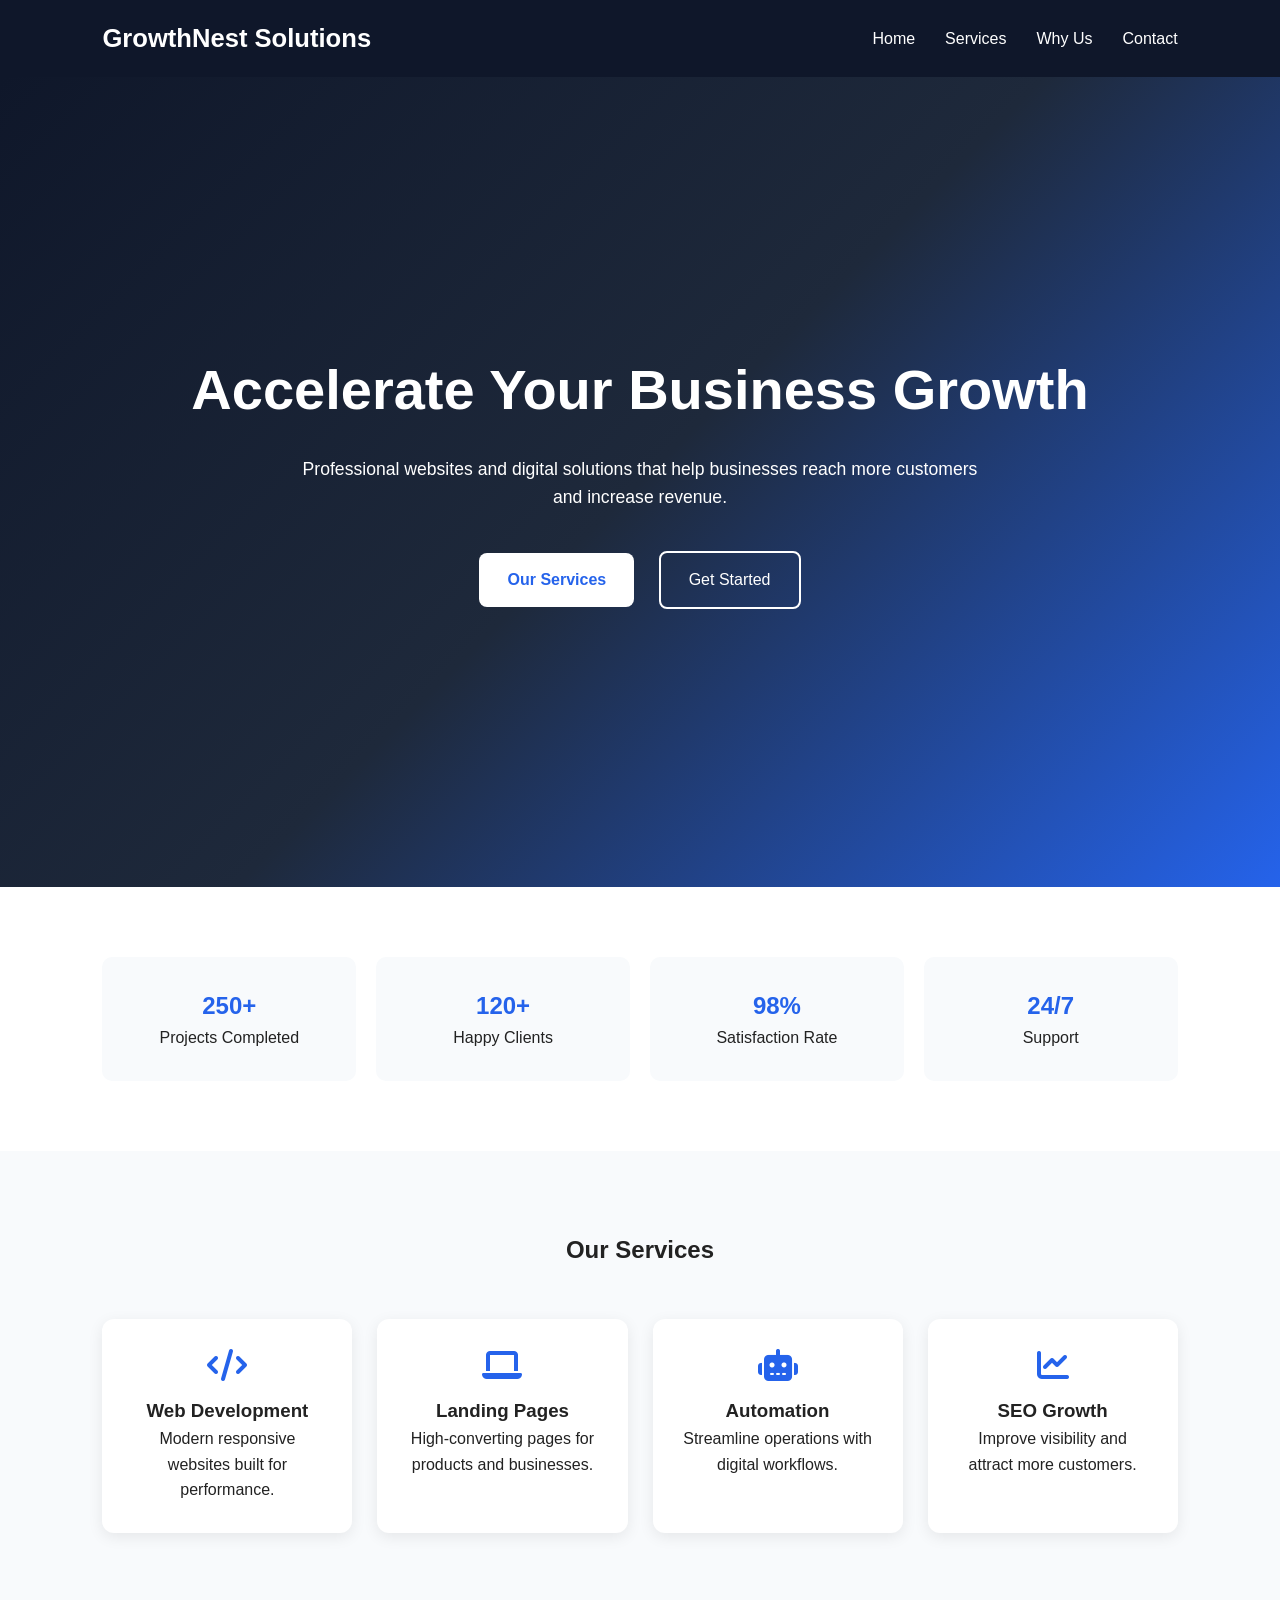
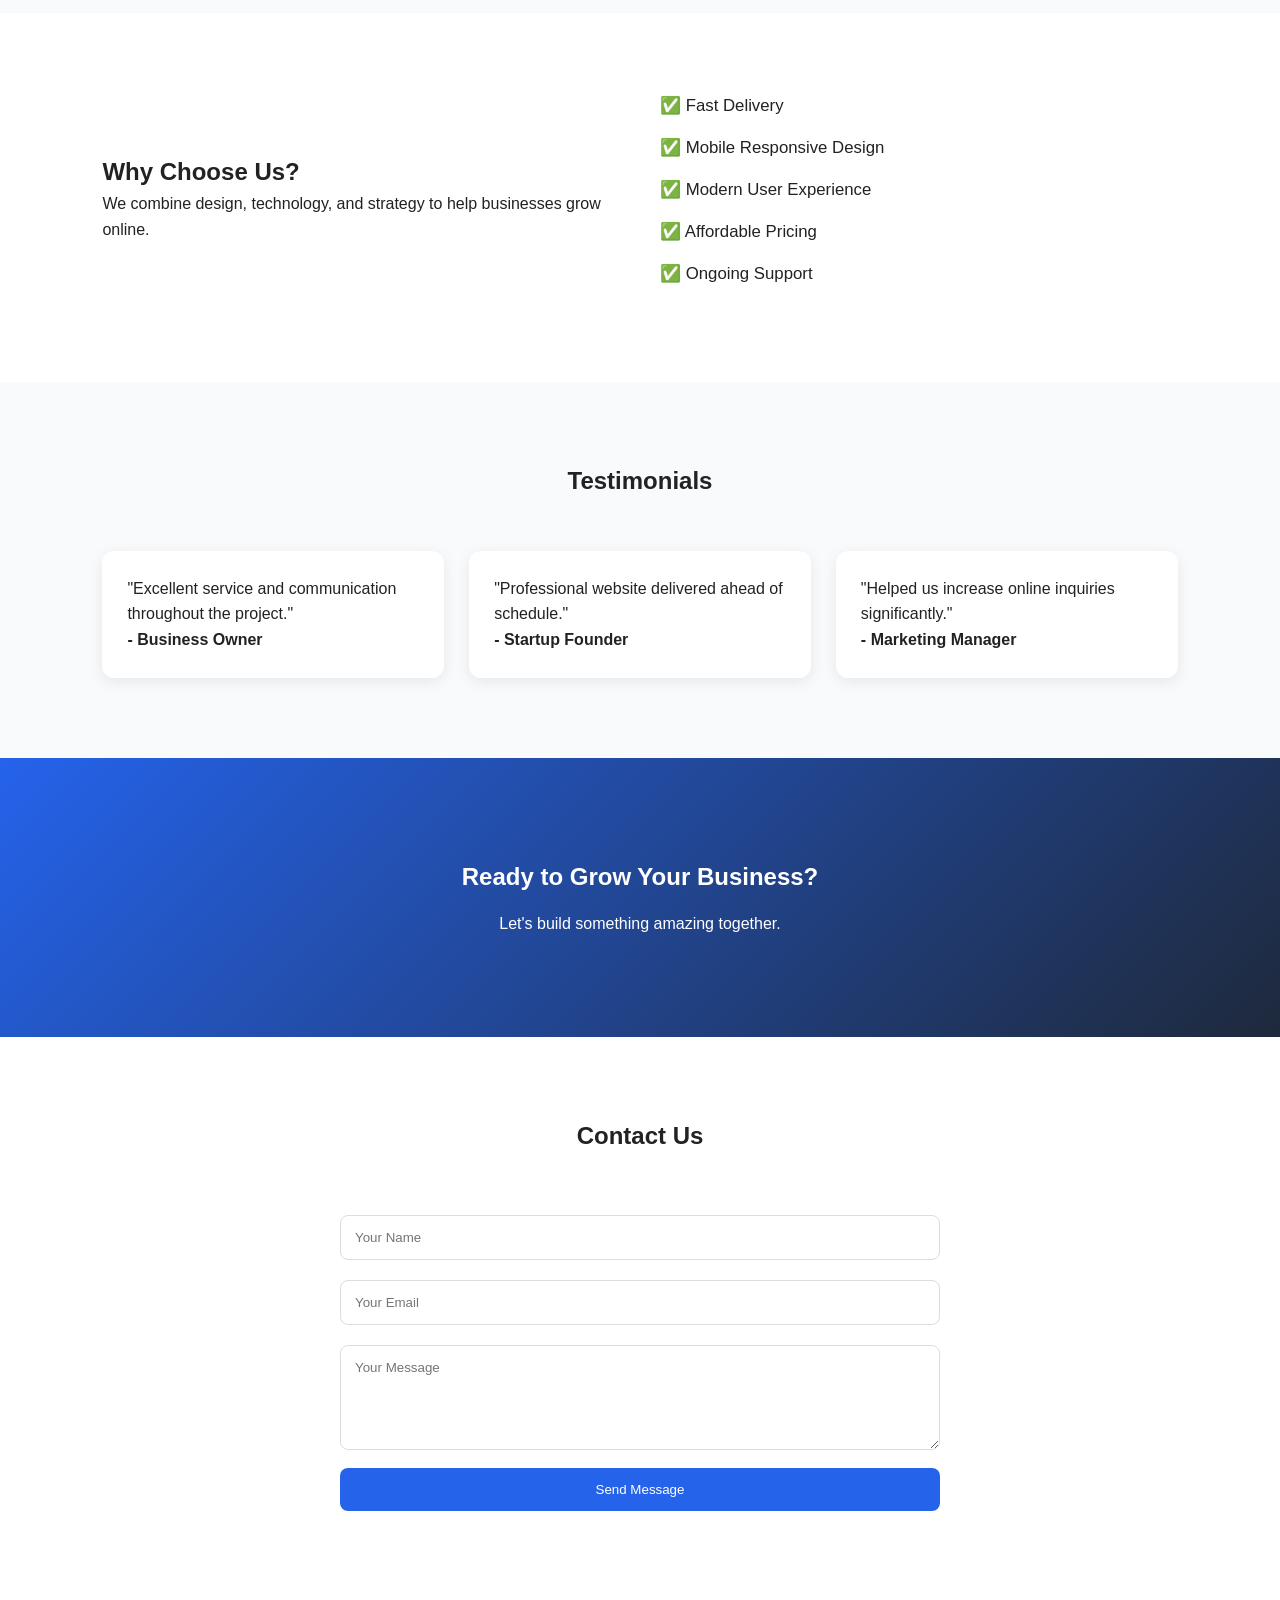
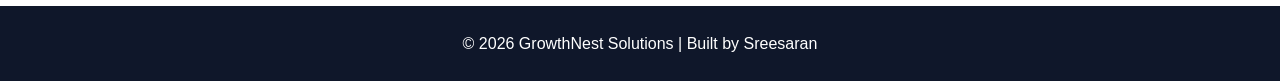
<file: index.html>
<!DOCTYPE html>
<html lang="en">
<head>
<meta charset="UTF-8">
<meta name="viewport" content="width=device-width, initial-scale=1.0">
<title>GrowthNest Solutions</title>

<link rel="stylesheet" href="https://cdnjs.cloudflare.com/ajax/libs/font-awesome/6.5.1/css/all.min.css">

<style>
*{
    margin:0;
    padding:0;
    box-sizing:border-box;
    font-family:'Segoe UI',sans-serif;
}

html{
    scroll-behavior:smooth;
}

body{
    color:#222;
    line-height:1.6;
}

/* Navbar */

header{
    position:sticky;
    top:0;
    z-index:1000;
}

.navbar{
    display:flex;
    justify-content:space-between;
    align-items:center;
    padding:18px 8%;
    background:#0f172a;
}

.logo{
    color:white;
    font-size:1.6rem;
    font-weight:700;
}

.nav-links{
    display:flex;
    list-style:none;
    gap:30px;
}

.nav-links a{
    color:white;
    text-decoration:none;
}

.menu{
    display:none;
    color:white;
    font-size:1.8rem;
    cursor:pointer;
}

/* Hero */

.hero{
    min-height:90vh;
    display:flex;
    justify-content:center;
    align-items:center;
    text-align:center;
    padding:40px;
    background:linear-gradient(135deg,#0f172a,#1e293b,#2563eb);
    color:white;
}

.hero h1{
    font-size:3.5rem;
    margin-bottom:20px;
}

.hero p{
    max-width:700px;
    margin:auto;
    margin-bottom:30px;
    font-size:1.1rem;
}

.btn{
    display:inline-block;
    padding:14px 28px;
    margin:10px;
    border-radius:8px;
    text-decoration:none;
    transition:.3s;
}

.btn-primary{
    background:white;
    color:#2563eb;
    font-weight:600;
}

.btn-secondary{
    border:2px solid white;
    color:white;
}

.btn:hover{
    transform:translateY(-3px);
}

/* Stats */

.stats{
    padding:70px 8%;
}

.stats-grid{
    display:grid;
    grid-template-columns:repeat(4,1fr);
    gap:20px;
}

.stat{
    text-align:center;
    background:#f8fafc;
    padding:30px;
    border-radius:10px;
}

.stat h2{
    color:#2563eb;
}

/* Services */

.services{
    padding:80px 8%;
    background:#f8fafc;
}

.section-title{
    text-align:center;
    margin-bottom:50px;
}

.cards{
    display:grid;
    grid-template-columns:repeat(4,1fr);
    gap:25px;
}

.card{
    background:white;
    padding:30px;
    border-radius:12px;
    text-align:center;
    box-shadow:0 4px 15px rgba(0,0,0,.08);
    transition:.3s;
}

.card:hover{
    transform:translateY(-10px);
}

.card i{
    font-size:2rem;
    margin-bottom:15px;
    color:#2563eb;
}

/* Why Us */

.why{
    padding:80px 8%;
}

.why-container{
    display:grid;
    grid-template-columns:1fr 1fr;
    gap:40px;
    align-items:center;
}

.features p{
    margin-bottom:15px;
    font-size:1.05rem;
}

/* Testimonials */

.testimonials{
    background:#f8fafc;
    padding:80px 8%;
}

.testimonial-grid{
    display:grid;
    grid-template-columns:repeat(3,1fr);
    gap:25px;
}

.testimonial{
    background:white;
    padding:25px;
    border-radius:12px;
    box-shadow:0 4px 15px rgba(0,0,0,.08);
}

/* CTA */

.cta{
    padding:100px 8%;
    text-align:center;
    background:linear-gradient(135deg,#2563eb,#1e293b);
    color:white;
}

.cta h2{
    margin-bottom:15px;
}

/* Contact */

.contact{
    padding:80px 8%;
}

form{
    max-width:600px;
    margin:auto;
}

input,textarea{
    width:100%;
    padding:14px;
    margin:10px 0;
    border:1px solid #ddd;
    border-radius:8px;
}

button{
    width:100%;
    padding:14px;
    border:none;
    background:#2563eb;
    color:white;
    border-radius:8px;
    cursor:pointer;
}

/* Footer */

footer{
    background:#0f172a;
    color:white;
    text-align:center;
    padding:25px;
}

/* Animation */

.hidden{
    opacity:0;
    transform:translateY(40px);
    transition:.7s;
}

.show{
    opacity:1;
    transform:translateY(0);
}

/* Mobile */

@media(max-width:768px){

    .hero h1{
        font-size:2.3rem;
    }

    .cards,
    .stats-grid,
    .testimonial-grid,
    .why-container{
        grid-template-columns:1fr;
    }

    .menu{
        display:block;
    }

    .nav-links{
        display:none;
        position:absolute;
        top:70px;
        left:0;
        width:100%;
        background:#0f172a;
        flex-direction:column;
        text-align:center;
        padding:20px;
    }

    .nav-links.active{
        display:flex;
    }
}
</style>
</head>

<body>

<header>
<nav class="navbar">
<div class="logo">GrowthNest Solutions</div>

<ul class="nav-links" id="navLinks">
<li><a href="#home">Home</a></li>
<li><a href="#services">Services</a></li>
<li><a href="#why">Why Us</a></li>
<li><a href="#contact">Contact</a></li>
</ul>

<div class="menu" id="menu">
<i class="fas fa-bars"></i>
</div>
</nav>
</header>

<section class="hero" id="home">
<div>
<h1>Accelerate Your Business Growth</h1>
<p>
Professional websites and digital solutions that help businesses
reach more customers and increase revenue.
</p>

<a href="#services" class="btn btn-primary">Our Services</a>
<a href="#contact" class="btn btn-secondary">Get Started</a>
</div>
</section>

<section class="stats">
<div class="stats-grid">
<div class="stat hidden">
<h2>250+</h2>
<p>Projects Completed</p>
</div>

<div class="stat hidden">
<h2>120+</h2>
<p>Happy Clients</p>
</div>

<div class="stat hidden">
<h2>98%</h2>
<p>Satisfaction Rate</p>
</div>

<div class="stat hidden">
<h2>24/7</h2>
<p>Support</p>
</div>
</div>
</section>

<section class="services" id="services">
<h2 class="section-title">Our Services</h2>

<div class="cards">

<div class="card hidden">
<i class="fas fa-code"></i>
<h3>Web Development</h3>
<p>Modern responsive websites built for performance.</p>
</div>

<div class="card hidden">
<i class="fas fa-laptop"></i>
<h3>Landing Pages</h3>
<p>High-converting pages for products and businesses.</p>
</div>

<div class="card hidden">
<i class="fas fa-robot"></i>
<h3>Automation</h3>
<p>Streamline operations with digital workflows.</p>
</div>

<div class="card hidden">
<i class="fas fa-chart-line"></i>
<h3>SEO Growth</h3>
<p>Improve visibility and attract more customers.</p>
</div>

</div>
</section>

<section class="why" id="why">
<div class="why-container">

<div>
<h2>Why Choose Us?</h2>
<p>We combine design, technology, and strategy to help businesses grow online.</p>
</div>

<div class="features">
<p>✅ Fast Delivery</p>
<p>✅ Mobile Responsive Design</p>
<p>✅ Modern User Experience</p>
<p>✅ Affordable Pricing</p>
<p>✅ Ongoing Support</p>
</div>

</div>
</section>

<section class="testimonials">
<h2 class="section-title">Testimonials</h2>

<div class="testimonial-grid">

<div class="testimonial hidden">
<p>"Excellent service and communication throughout the project."</p>
<h4>- Business Owner</h4>
</div>

<div class="testimonial hidden">
<p>"Professional website delivered ahead of schedule."</p>
<h4>- Startup Founder</h4>
</div>

<div class="testimonial hidden">
<p>"Helped us increase online inquiries significantly."</p>
<h4>- Marketing Manager</h4>
</div>

</div>
</section>

<section class="cta">
<h2>Ready to Grow Your Business?</h2>
<p>Let's build something amazing together.</p>
</section>

<section class="contact" id="contact">
<h2 class="section-title">Contact Us</h2>

<form id="contactForm">
<input type="text" placeholder="Your Name" required>
<input type="email" placeholder="Your Email" required>
<textarea rows="5" placeholder="Your Message" required></textarea>
<button type="submit">Send Message</button>
</form>

<p id="message" style="text-align:center;margin-top:15px;"></p>
</section>

<footer>
<p>© 2026 GrowthNest Solutions | Built by Sreesaran</p>
</footer>

<script>
const menu=document.getElementById("menu");
const navLinks=document.getElementById("navLinks");

menu.addEventListener("click",()=>{
navLinks.classList.toggle("active");
});

const observer=new IntersectionObserver(entries=>{
entries.forEach(entry=>{
if(entry.isIntersecting){
entry.target.classList.add("show");
}
});
});

document.querySelectorAll(".hidden").forEach(el=>{
observer.observe(el);
});

document.getElementById("contactForm")
.addEventListener("submit",(e)=>{
e.preventDefault();
document.getElementById("message").innerText=
"Thank you! Your message has been received.";
e.target.reset();
});
</script>

</body>
</html>
</file>
